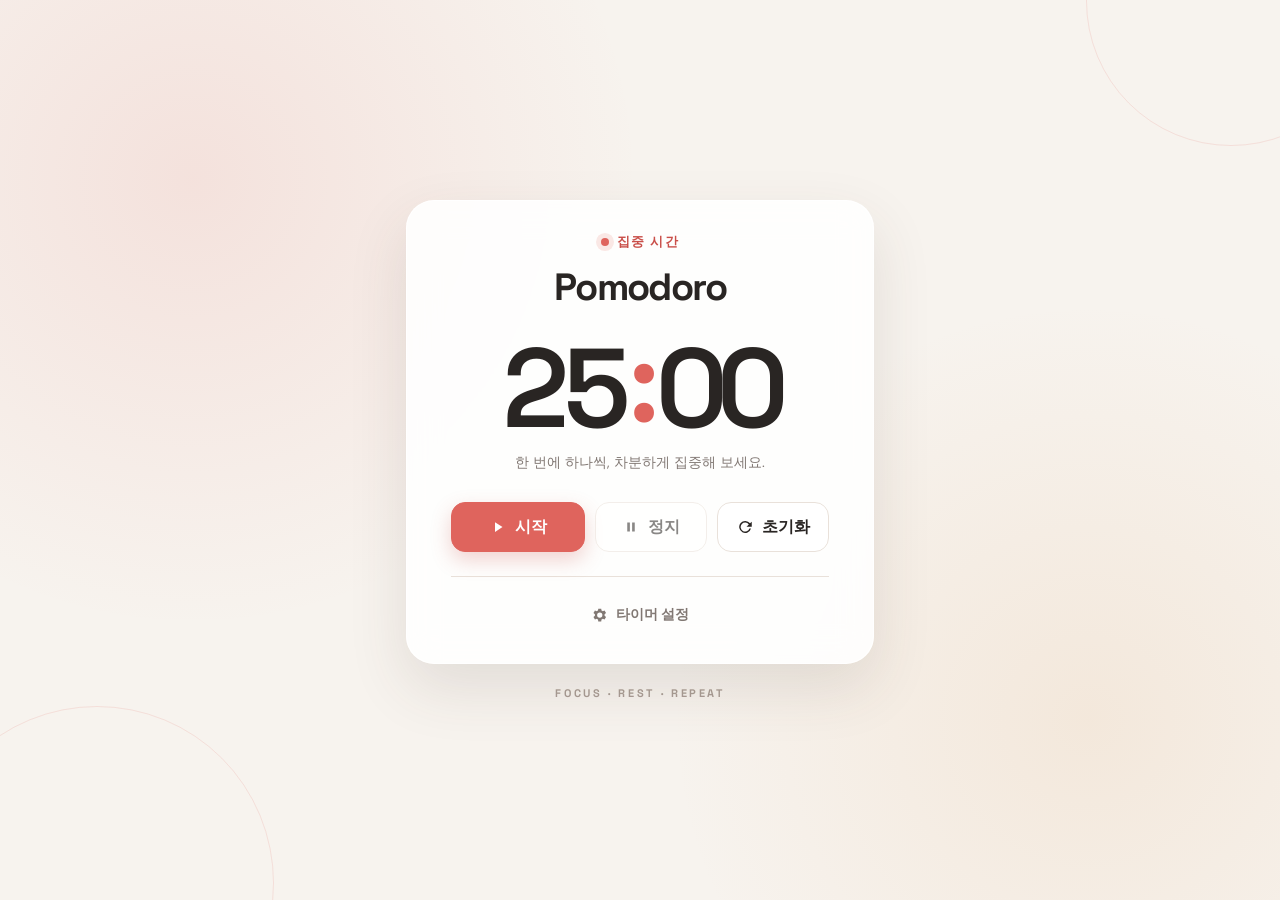
<file: index.html>
<!doctype html>
<html lang="ko">
  <head>
    <meta charset="UTF-8" />
    <meta name="viewport" content="width=device-width, initial-scale=1.0" />
    <meta name="description" content="집중을 위한 심플한 Pomodoro 타이머" />
    <title>Pomodoro</title>
    <link rel="stylesheet" href="index.css" />
    <script src="script.js" defer></script>
  </head>
  <body>
    <main class="pomodoro">
      <section class="timer-card" aria-labelledby="page-title">
        <div class="timer-card__header">
          <span class="status-dot" aria-hidden="true"></span>
          <p class="status-text" id="timer-status">집중 시간</p>
        </div>

        <h1 id="page-title">Pomodoro</h1>

        <div class="time" role="timer" aria-live="off" aria-label="남은 시간 25분 0초">
          <span id="minutes">25</span><span class="time__colon">:</span><span id="seconds">00</span>
        </div>

        <p class="message">한 번에 하나씩, 차분하게 집중해 보세요.</p>

        <div class="controls" aria-label="타이머 조작">
          <button class="button button--primary" id="start-button" type="button" onclick="startTimer()">
            <svg aria-hidden="true" viewBox="0 0 24 24">
              <path d="M8 5.5v13l10-6.5-10-6.5Z" />
            </svg>
            시작
          </button>
          <button class="button" id="stop-button" type="button" onclick="stopTimer()">
            <svg aria-hidden="true" viewBox="0 0 24 24">
              <path d="M7 6h3.5v12H7V6Zm6.5 0H17v12h-3.5V6Z" />
            </svg>
            정지
          </button>
          <button class="button" id="reset-button" type="button" onclick="resetTimer()">
            <svg aria-hidden="true" viewBox="0 0 24 24">
              <path d="M18.7 7.1A8 8 0 1 0 20 14h-2.1a6 6 0 1 1-.8-5.4L14 11.7h7V5l-2.3 2.1Z" />
            </svg>
            초기화
          </button>
        </div>

        <div class="divider" aria-hidden="true"></div>

        <a class="settings-button" href="settings.html">
          <svg aria-hidden="true" viewBox="0 0 24 24">
            <path d="M19.4 13a7.2 7.2 0 0 0 .1-1 7.2 7.2 0 0 0-.1-1l2-1.6-2-3.4-2.4 1a7.6 7.6 0 0 0-1.7-1L15 3.5h-4L10.7 6A7.6 7.6 0 0 0 9 7L6.6 6l-2 3.4 2 1.6a7.2 7.2 0 0 0-.1 1 7.2 7.2 0 0 0 .1 1l-2 1.6 2 3.4L9 17a7.6 7.6 0 0 0 1.7 1l.3 2.5h4l.3-2.5a7.6 7.6 0 0 0 1.7-1l2.4 1 2-3.4-2-1.6ZM13 15.5a3.5 3.5 0 1 1 0-7 3.5 3.5 0 0 1 0 7Z" />
          </svg>
          타이머 설정
        </a>
      </section>

      <p class="footer-copy">FOCUS · REST · REPEAT</p>
    </main>
  </body>
</html>
</file>
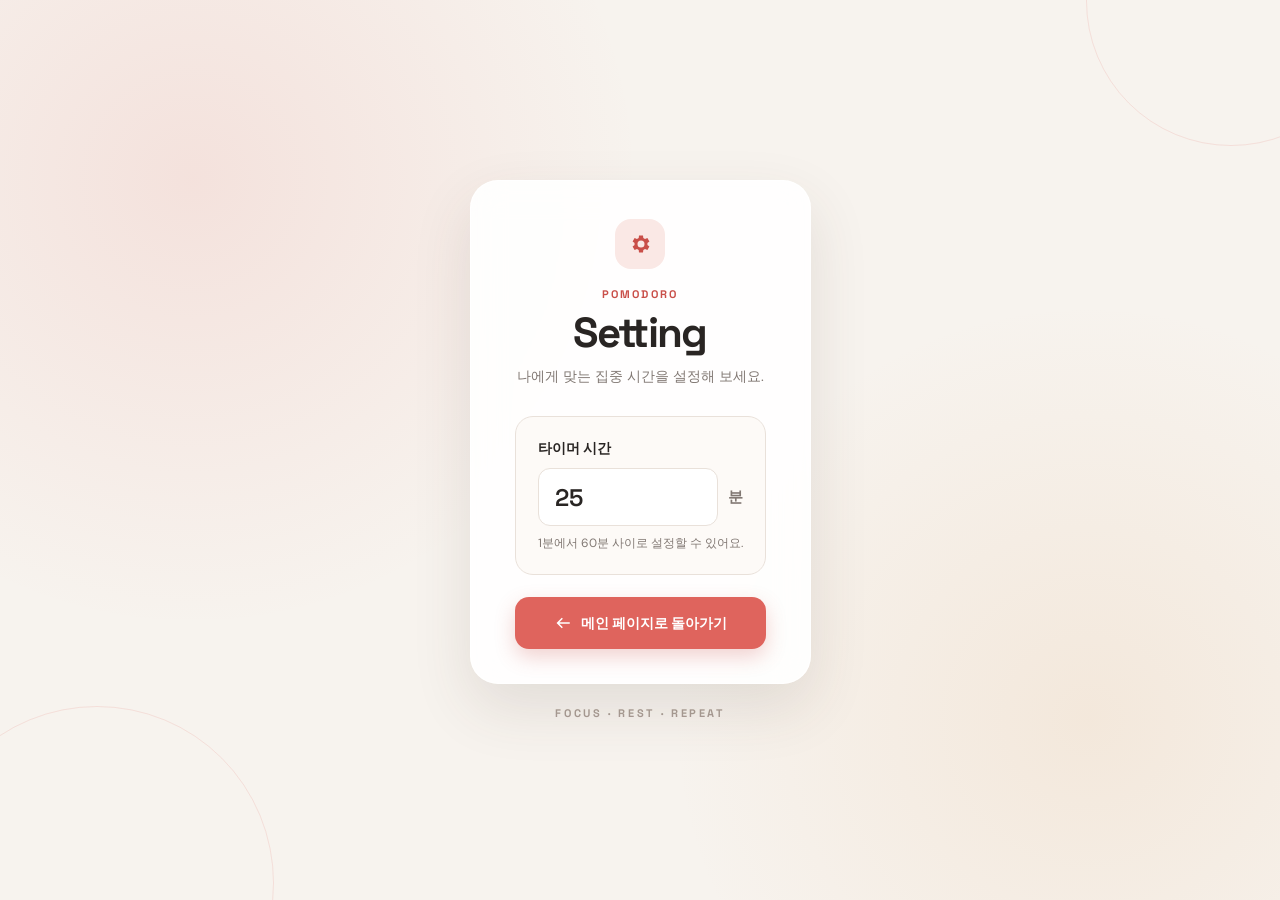
<file: settings.html>
<!doctype html>
<html lang="ko">
  <head>
    <meta charset="UTF-8" />
    <meta name="viewport" content="width=device-width, initial-scale=1.0" />
    <meta name="description" content="Pomodoro 타이머 시간 설정" />
    <title>Setting · Pomodoro</title>
    <link rel="stylesheet" href="settings.css" />
    <script src="settings.js" defer></script>
  </head>
  <body>
    <main class="settings-page">
      <section class="settings-card" aria-labelledby="settings-title">
        <div class="settings-card__icon" aria-hidden="true">
          <svg viewBox="0 0 24 24">
            <path d="M19.4 13a7.2 7.2 0 0 0 .1-1 7.2 7.2 0 0 0-.1-1l2-1.6-2-3.4-2.4 1a7.6 7.6 0 0 0-1.7-1L15 3.5h-4L10.7 6A7.6 7.6 0 0 0 9 7L6.6 6l-2 3.4 2 1.6a7.2 7.2 0 0 0-.1 1 7.2 7.2 0 0 0 .1 1l-2 1.6 2 3.4L9 17a7.6 7.6 0 0 0 1.7 1l.3 2.5h4l.3-2.5a7.6 7.6 0 0 0 1.7-1l2.4 1 2-3.4-2-1.6ZM13 15.5a3.5 3.5 0 1 1 0-7 3.5 3.5 0 0 1 0 7Z" />
          </svg>
        </div>

        <p class="eyebrow">POMODORO</p>
        <h3 id="settings-title">Setting</h3>
        <p class="description">나에게 맞는 집중 시간을 설정해 보세요.</p>

        <div class="field">
          <label for="timer-minutes">타이머 시간</label>
          <div class="input-wrap">
            <input
              id="timer-minutes"
              name="timer-minutes"
              type="number"
              value="25"
              min="1"
              max="60"
              inputmode="numeric"
              aria-describedby="timer-hint"
              oninput="validateTimerInput()"
            />
            <span>분</span>
          </div>
          <p id="timer-hint" class="hint">1분에서 60분 사이로 설정할 수 있어요.</p>
        </div>

        <button
          class="back-button"
          id="save-button"
          type="button"
          aria-label="설정을 저장하고 메인 페이지로 돌아가기"
          onclick="saveTimerSettings()"
        >
          <svg aria-hidden="true" viewBox="0 0 24 24">
            <path d="m10.4 5-7 7 7 7 1.4-1.4L7.2 13H21v-2H7.2l4.6-4.6L10.4 5Z" />
          </svg>
          메인 페이지로 돌아가기
        </button>
      </section>

      <p class="footer-copy">FOCUS · REST · REPEAT</p>
    </main>
  </body>
</html>
</file>
<file: index.css>
@import url("https://fonts.googleapis.com/css2?family=DM+Sans:wght@400;500;600;700&family=Space+Grotesk:wght@500;600;700&display=swap");

:root {
  --background: #f7f3ee;
  --surface: rgba(255, 255, 255, 0.88);
  --text: #292523;
  --muted: #817873;
  --accent: #df645d;
  --accent-dark: #c94f49;
  --accent-soft: #fae8e5;
  --border: #e9e1da;
  --shadow: 0 24px 60px rgba(73, 54, 48, 0.12);
}

* {
  box-sizing: border-box;
}

body {
  min-height: 100vh;
  margin: 0;
  color: var(--text);
  background:
    radial-gradient(circle at 15% 20%, rgba(223, 100, 93, 0.12), transparent 28rem),
    radial-gradient(circle at 85% 80%, rgba(221, 164, 105, 0.14), transparent 26rem),
    var(--background);
  font-family: "DM Sans", "Noto Sans KR", sans-serif;
}

body::before,
body::after {
  position: fixed;
  z-index: -1;
  width: 18rem;
  height: 18rem;
  border: 1px solid rgba(223, 100, 93, 0.14);
  border-radius: 50%;
  content: "";
}

body::before {
  top: -9rem;
  right: -6rem;
}

body::after {
  bottom: -10rem;
  left: -5rem;
  width: 22rem;
  height: 22rem;
}

button {
  color: inherit;
  font: inherit;
}

.pomodoro {
  display: grid;
  min-height: 100vh;
  place-content: center;
  justify-items: center;
  padding: 32px 20px;
}

.timer-card {
  width: min(100%, 520px);
  padding: 32px 44px 28px;
  border: 1px solid rgba(255, 255, 255, 0.92);
  border-radius: 28px;
  background: var(--surface);
  box-shadow: var(--shadow);
  text-align: center;
  backdrop-filter: blur(16px);
}

.timer-card__header {
  display: flex;
  align-items: center;
  justify-content: center;
  gap: 8px;
  margin-bottom: 12px;
}

.status-dot {
  width: 8px;
  height: 8px;
  border-radius: 50%;
  background: var(--accent);
  box-shadow: 0 0 0 5px var(--accent-soft);
}

.status-text {
  margin: 0;
  color: var(--accent-dark);
  font-size: 13px;
  font-weight: 700;
  letter-spacing: 0.12em;
}

h1 {
  margin: 0;
  font-family: "Space Grotesk", sans-serif;
  font-size: clamp(28px, 6vw, 38px);
  letter-spacing: -0.04em;
}

.time {
  display: flex;
  align-items: center;
  justify-content: center;
  margin: 26px 0 12px;
  font-family: "Space Grotesk", sans-serif;
  font-size: clamp(72px, 18vw, 112px);
  font-variant-numeric: tabular-nums;
  font-weight: 600;
  letter-spacing: -0.075em;
  line-height: 0.92;
}

.time__colon {
  margin: 0 0.05em;
  color: var(--accent);
  transform: translateY(-0.05em);
}

.message {
  margin: 0 0 30px;
  color: var(--muted);
  font-size: 14px;
}

.controls {
  display: grid;
  grid-template-columns: 1.2fr 1fr 1fr;
  gap: 10px;
}

.button,
.settings-button {
  display: inline-flex;
  align-items: center;
  justify-content: center;
  gap: 8px;
  border: 0;
  cursor: pointer;
  font-weight: 700;
  transition: transform 160ms ease, box-shadow 160ms ease, background 160ms ease;
}

.button {
  min-height: 50px;
  padding: 0 18px;
  border: 1px solid var(--border);
  border-radius: 14px;
  background: #fff;
}

.button svg,
.settings-button svg {
  width: 18px;
  height: 18px;
  fill: currentColor;
}

.button--primary {
  border-color: var(--accent);
  color: #fff;
  background: var(--accent);
  box-shadow: 0 8px 20px rgba(201, 79, 73, 0.25);
}

.button:hover,
.settings-button:hover {
  transform: translateY(-2px);
}

.button:not(.button--primary):hover {
  border-color: #d8ccc4;
  background: #fdf9f6;
}

.button--primary:hover {
  background: var(--accent-dark);
  box-shadow: 0 10px 24px rgba(201, 79, 73, 0.32);
}

.button:focus-visible,
.settings-button:focus-visible {
  outline: 3px solid rgba(223, 100, 93, 0.28);
  outline-offset: 3px;
}

.button:active,
.settings-button:active {
  transform: translateY(0);
}

.button:disabled {
  cursor: not-allowed;
  opacity: 0.55;
  transform: none;
  box-shadow: none;
}

.divider {
  height: 1px;
  margin: 24px 0 18px;
  background: var(--border);
}

.settings-button {
  min-height: 40px;
  margin: 0 auto;
  padding: 0 14px;
  border-radius: 10px;
  color: var(--muted);
  background: transparent;
  font-size: 14px;
  text-decoration: none;
}

.settings-button:hover {
  color: var(--text);
  background: var(--accent-soft);
}

.footer-copy {
  margin: 22px 0 0;
  color: #aa9d95;
  font-family: "Space Grotesk", sans-serif;
  font-size: 11px;
  font-weight: 700;
  letter-spacing: 0.24em;
}

@media (max-width: 520px) {
  .timer-card {
    padding: 28px 20px 24px;
    border-radius: 22px;
  }

  .controls {
    grid-template-columns: 1fr;
  }

  .button {
    width: 100%;
  }
}

@media (prefers-reduced-motion: reduce) {
  .button,
  .settings-button {
    transition: none;
  }
}
</file>
<file: settings.css>
@import url("https://fonts.googleapis.com/css2?family=DM+Sans:wght@400;500;600;700&family=Space+Grotesk:wght@500;600;700&display=swap");

:root {
  --background: #f7f3ee;
  --surface: rgba(255, 255, 255, 0.9);
  --text: #292523;
  --muted: #817873;
  --accent: #df645d;
  --accent-dark: #c94f49;
  --accent-soft: #fae8e5;
  --border: #e9e1da;
  --shadow: 0 24px 60px rgba(73, 54, 48, 0.12);
}

* {
  box-sizing: border-box;
}

body {
  min-height: 100vh;
  margin: 0;
  color: var(--text);
  background:
    radial-gradient(circle at 15% 20%, rgba(223, 100, 93, 0.12), transparent 28rem),
    radial-gradient(circle at 85% 80%, rgba(221, 164, 105, 0.14), transparent 26rem),
    var(--background);
  font-family: "DM Sans", "Noto Sans KR", sans-serif;
}

body::before,
body::after {
  position: fixed;
  z-index: -1;
  border: 1px solid rgba(223, 100, 93, 0.14);
  border-radius: 50%;
  content: "";
}

body::before {
  top: -9rem;
  right: -6rem;
  width: 18rem;
  height: 18rem;
}

body::after {
  bottom: -10rem;
  left: -5rem;
  width: 22rem;
  height: 22rem;
}

.settings-page {
  display: grid;
  min-height: 100vh;
  place-content: center;
  justify-items: center;
  padding: 32px 20px;
}

.settings-card {
  width: min(100%, 460px);
  padding: 38px 44px 34px;
  border: 1px solid rgba(255, 255, 255, 0.92);
  border-radius: 28px;
  background: var(--surface);
  box-shadow: var(--shadow);
  text-align: center;
  backdrop-filter: blur(16px);
}

.settings-card__icon {
  display: grid;
  width: 50px;
  height: 50px;
  margin: 0 auto 18px;
  place-items: center;
  border-radius: 16px;
  color: var(--accent-dark);
  background: var(--accent-soft);
}

.settings-card__icon svg {
  width: 24px;
  height: 24px;
  fill: currentColor;
}

.eyebrow {
  margin: 0 0 5px;
  color: var(--accent-dark);
  font-family: "Space Grotesk", sans-serif;
  font-size: 11px;
  font-weight: 700;
  letter-spacing: 0.2em;
}

h3 {
  margin: 0;
  font-family: "Space Grotesk", sans-serif;
  font-size: clamp(32px, 8vw, 42px);
  letter-spacing: -0.04em;
}

.description {
  margin: 8px 0 30px;
  color: var(--muted);
  font-size: 14px;
}

.field {
  padding: 22px;
  border: 1px solid var(--border);
  border-radius: 18px;
  background: #fdfaf7;
  text-align: left;
}

.field label {
  display: block;
  margin-bottom: 10px;
  font-size: 14px;
  font-weight: 700;
}

.input-wrap {
  display: flex;
  align-items: center;
  gap: 10px;
}

.input-wrap input {
  width: 100%;
  min-width: 0;
  height: 58px;
  padding: 0 16px;
  border: 1px solid var(--border);
  border-radius: 12px;
  outline: none;
  color: var(--text);
  background: #fff;
  font-family: "Space Grotesk", sans-serif;
  font-size: 24px;
  font-weight: 600;
  transition: border-color 160ms ease, box-shadow 160ms ease;
}

.input-wrap input:focus {
  border-color: var(--accent);
  box-shadow: 0 0 0 4px rgba(223, 100, 93, 0.14);
}

.input-wrap span {
  flex: 0 0 auto;
  color: var(--muted);
  font-size: 15px;
  font-weight: 700;
}

.hint {
  margin: 9px 0 0;
  color: var(--muted);
  font-size: 12px;
}

.back-button {
  display: flex;
  align-items: center;
  justify-content: center;
  gap: 9px;
  width: 100%;
  min-height: 52px;
  margin-top: 22px;
  border: 0;
  border-radius: 14px;
  color: #fff;
  background: var(--accent);
  box-shadow: 0 8px 20px rgba(201, 79, 73, 0.25);
  font-size: 14px;
  font-family: inherit;
  font-weight: 700;
  text-decoration: none;
  cursor: pointer;
  transition: transform 160ms ease, box-shadow 160ms ease, background 160ms ease;
}

.back-button svg {
  width: 18px;
  height: 18px;
  fill: currentColor;
}

.back-button:hover {
  background: var(--accent-dark);
  box-shadow: 0 10px 24px rgba(201, 79, 73, 0.32);
  transform: translateY(-2px);
}

.back-button:focus-visible {
  outline: 3px solid rgba(223, 100, 93, 0.28);
  outline-offset: 3px;
}

.back-button:active {
  transform: translateY(0);
}

.back-button:disabled {
  cursor: not-allowed;
  opacity: 0.5;
  box-shadow: none;
  transform: none;
}

.footer-copy {
  margin: 22px 0 0;
  color: #aa9d95;
  font-family: "Space Grotesk", sans-serif;
  font-size: 11px;
  font-weight: 700;
  letter-spacing: 0.24em;
}

@media (max-width: 520px) {
  .settings-card {
    padding: 30px 20px 26px;
    border-radius: 22px;
  }

  .field {
    padding: 18px;
  }
}

@media (prefers-reduced-motion: reduce) {
  .back-button,
  .input-wrap input {
    transition: none;
  }
}
</file>
